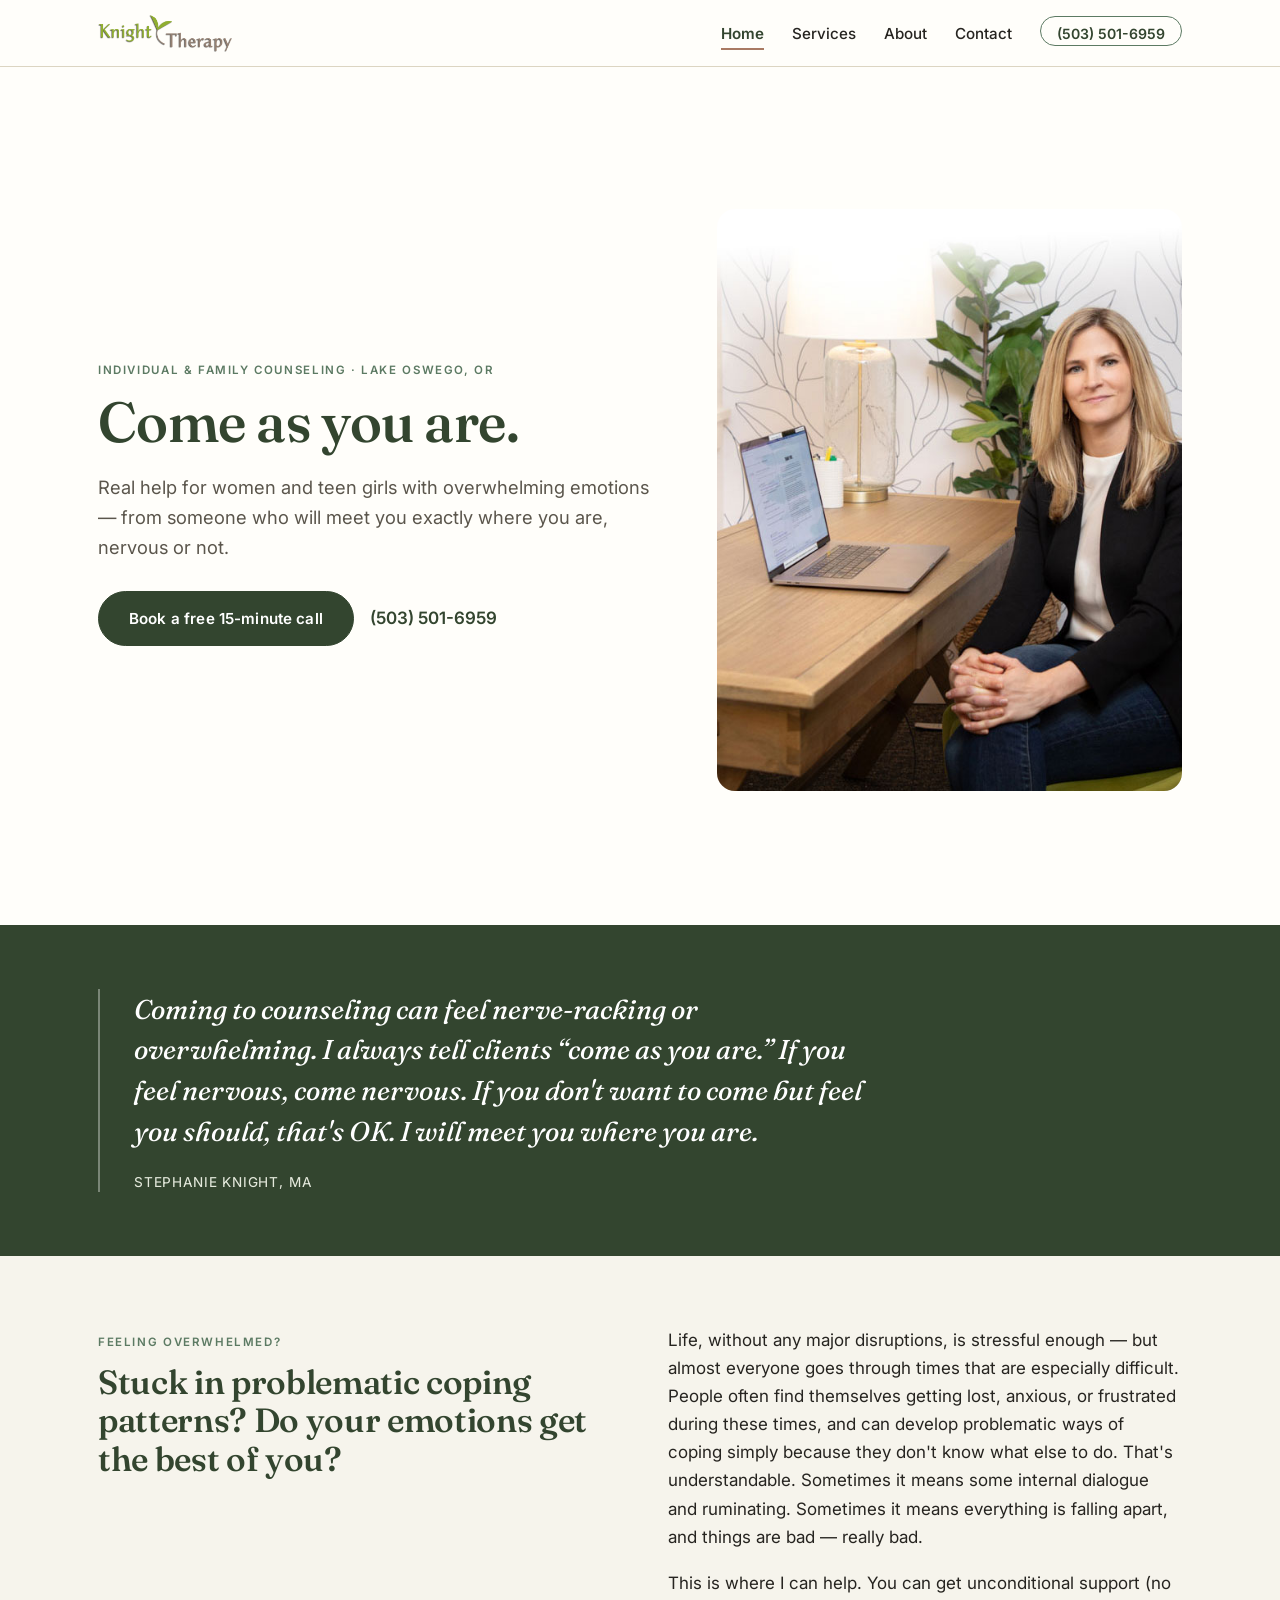
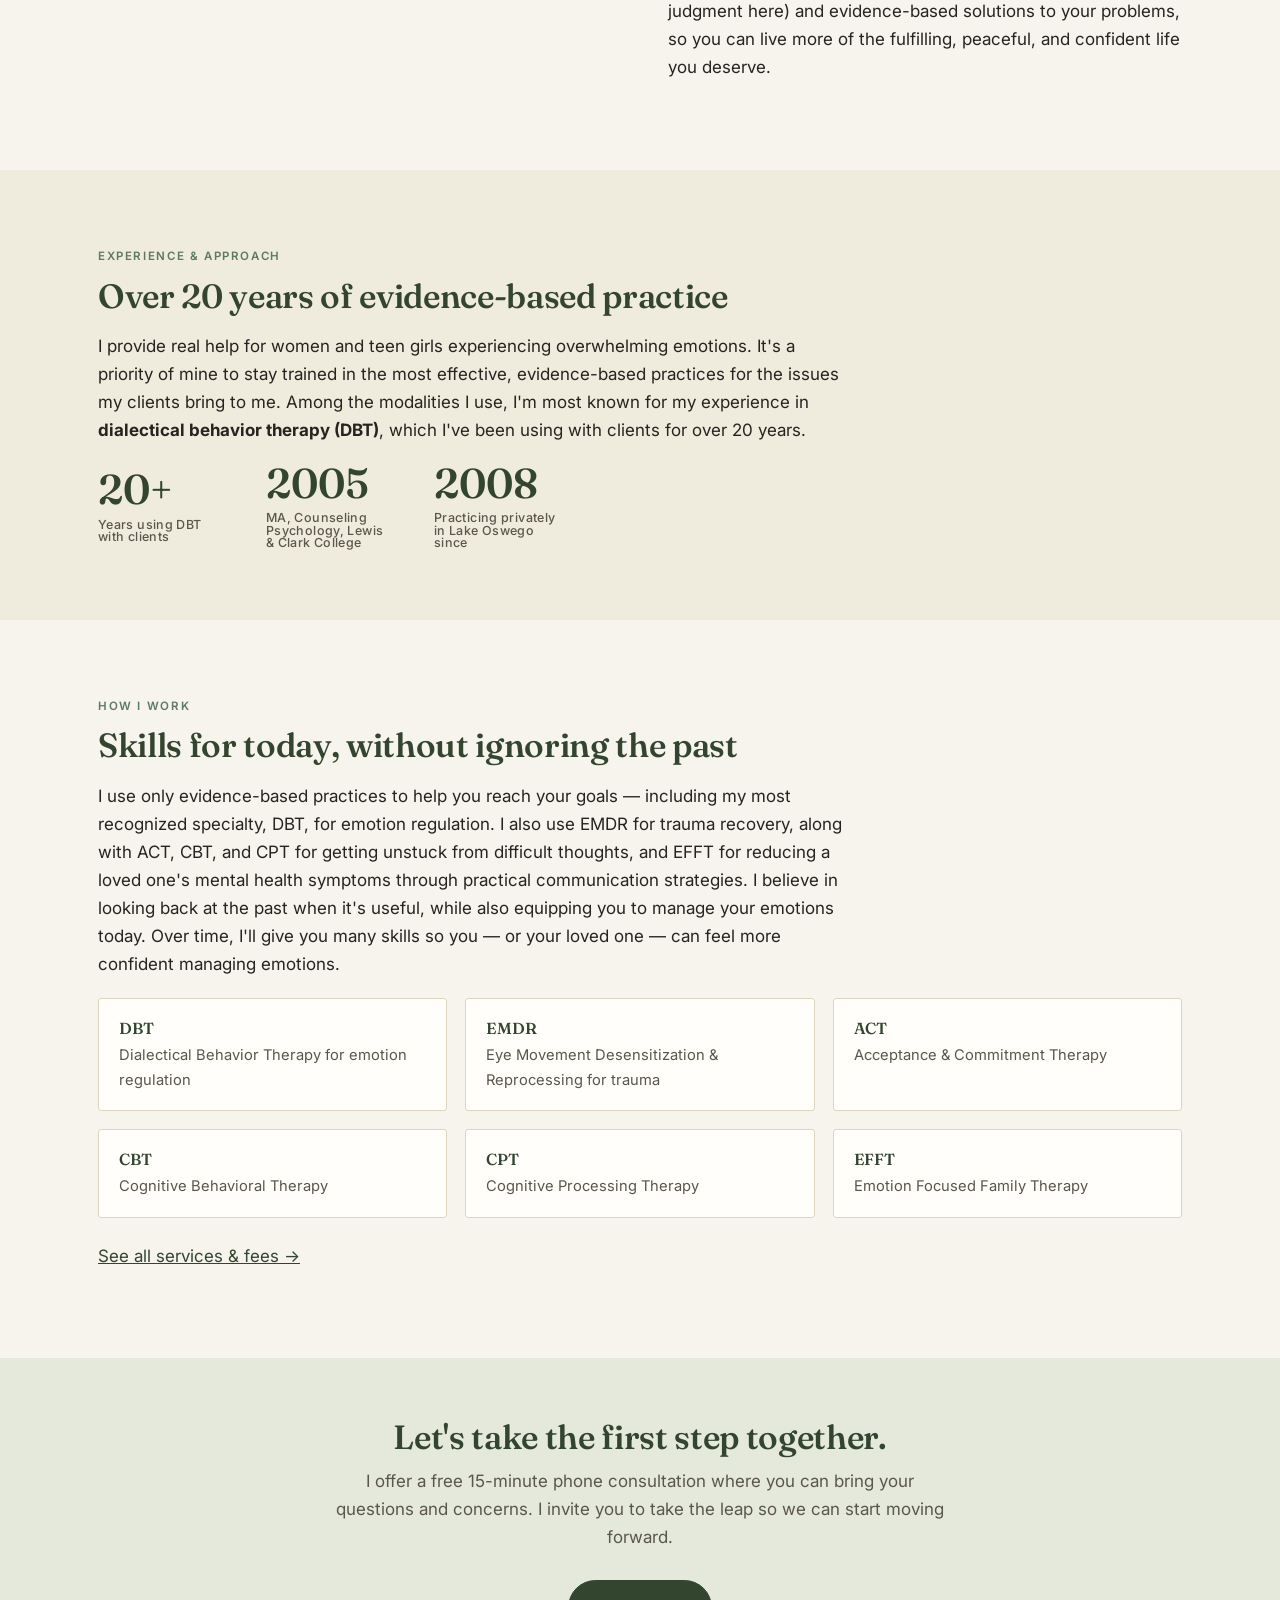
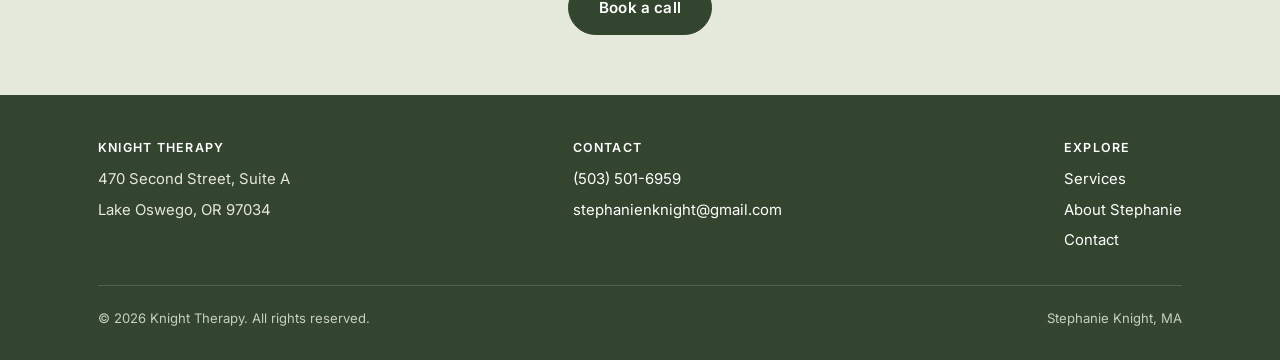
<file: index.html>
<!doctype html>
<html lang="en">
<head>
<meta charset="utf-8">
<meta name="viewport" content="width=device-width, initial-scale=1.0">
<title>Knight Therapy — Counseling for Women &amp; Teen Girls | Lake Oswego, OR</title>
<meta name="description" content="Stephanie Knight, MA, offers evidence-based counseling — including DBT and EMDR — for women and teen girls with overwhelming emotions. Lake Oswego, Oregon.">
<link rel="preconnect" href="https://fonts.googleapis.com">
<link rel="stylesheet" href="assets/style.css">
</head>
<body>

<header class="site-header">
  <div class="wrap">
    <a class="brand" href="index.html">
      <img src="assets/logo.png" alt="Knight Therapy">
    </a>
    <nav class="primary-nav" aria-label="Primary">
      <ul>
        <li><a href="index.html" aria-current="page">Home</a></li>
        <li><a href="services.html">Services</a></li>
        <li><a href="about.html">About</a></li>
        <li><a href="contact.html">Contact</a></li>
        <li><a class="nav-phone" href="tel:5035016959">(503) 501-6959</a></li>
      </ul>
    </nav>
    <button class="menu-toggle" aria-label="Toggle menu" aria-expanded="false"><span></span></button>
  </div>
</header>

<main>

  <section class="hero">
    <div class="wrap">
      <div>
        <p class="eyebrow">Individual &amp; family counseling · Lake Oswego, OR</p>
        <h1>Come as you are.</h1>
        <p class="lede">Real help for women and teen girls with overwhelming emotions — from someone who will meet you exactly where you are, nervous or not.</p>
        <div class="hero-actions">
          <a class="btn" href="contact.html">Book a free 15-minute call</a>
          <a class="tel" href="tel:5035016959">(503) 501-6959</a>
        </div>
      </div>
      <div class="hero-art">
        <img src="assets/photo-home-hero.jpg" alt="Stephanie Knight working at her desk in her Lake Oswego office">
      </div>
    </div>
  </section>

  <section class="pull-quote">
    <div class="wrap">
      <blockquote>
        Coming to counseling can feel nerve-racking or overwhelming. I always tell clients “come as you are.” If you feel nervous, come nervous. If you don't want to come but feel you should, that's OK. I will meet you where you are.
        <cite>Stephanie Knight, MA</cite>
      </blockquote>
    </div>
  </section>

  <section>
    <div class="wrap two-col">
      <div>
        <p class="eyebrow">Feeling overwhelmed?</p>
        <h2>Stuck in problematic coping patterns? Do your emotions get the best of you?</h2>
      </div>
      <div>
        <p>Life, without any major disruptions, is stressful enough — but almost everyone goes through times that are especially difficult. People often find themselves getting lost, anxious, or frustrated during these times, and can develop problematic ways of coping simply because they don't know what else to do. That's understandable. Sometimes it means some internal dialogue and ruminating. Sometimes it means everything is falling apart, and things are bad — really bad.</p>
        <p>This is where I can help. You can get unconditional support (no judgment here) and evidence-based solutions to your problems, so you can live more of the fulfilling, peaceful, and confident life you deserve.</p>
      </div>
    </div>
  </section>

  <section class="band">
    <div class="wrap">
      <p class="eyebrow">Experience &amp; approach</p>
      <h2>Over 20 years of evidence-based practice</h2>
      <p style="max-width: 68ch;">I provide real help for women and teen girls experiencing overwhelming emotions. It's a priority of mine to stay trained in the most effective, evidence-based practices for the issues my clients bring to me. Among the modalities I use, I'm most known for my experience in <strong>dialectical behavior therapy (DBT)</strong>, which I've been using with clients for over 20 years.</p>
      <div class="stat-row">
        <div class="stat">20+<span>Years using DBT with clients</span></div>
        <div class="stat">2005<span>MA, Counseling Psychology, Lewis &amp; Clark College</span></div>
        <div class="stat">2008<span>Practicing privately in Lake Oswego since</span></div>
      </div>
    </div>
  </section>

  <section>
    <div class="wrap">
      <p class="eyebrow">How I work</p>
      <h2>Skills for today, without ignoring the past</h2>
      <p style="max-width: 68ch;">I use only evidence-based practices to help you reach your goals — including my most recognized specialty, DBT, for emotion regulation. I also use EMDR for trauma recovery, along with ACT, CBT, and CPT for getting unstuck from difficult thoughts, and EFFT for reducing a loved one's mental health symptoms through practical communication strategies. I believe in looking back at the past when it's useful, while also equipping you to manage your emotions today. Over time, I'll give you many skills so you — or your loved one — can feel more confident managing emotions.</p>
      <div class="modality-grid">
        <div class="modality-card"><h3>DBT</h3><p>Dialectical Behavior Therapy for emotion regulation</p></div>
        <div class="modality-card"><h3>EMDR</h3><p>Eye Movement Desensitization &amp; Reprocessing for trauma</p></div>
        <div class="modality-card"><h3>ACT</h3><p>Acceptance &amp; Commitment Therapy</p></div>
        <div class="modality-card"><h3>CBT</h3><p>Cognitive Behavioral Therapy</p></div>
        <div class="modality-card"><h3>CPT</h3><p>Cognitive Processing Therapy</p></div>
        <div class="modality-card"><h3>EFFT</h3><p>Emotion Focused Family Therapy</p></div>
      </div>
      <p style="margin-top: 24px;"><a href="services.html">See all services &amp; fees →</a></p>
    </div>
  </section>

  <section class="cta-band">
    <div class="wrap">
      <h2>Let's take the first step together.</h2>
      <p>I offer a free 15-minute phone consultation where you can bring your questions and concerns. I invite you to take the leap so we can start moving forward.</p>
      <a class="btn" href="contact.html">Book a call</a>
    </div>
  </section>

</main>

<footer class="site-footer">
  <div class="wrap">
    <div class="footer-grid">
      <div>
        <h4>Knight Therapy</h4>
        <ul>
          <li>470 Second Street, Suite A</li>
          <li>Lake Oswego, OR 97034</li>
        </ul>
      </div>
      <div>
        <h4>Contact</h4>
        <ul>
          <li><a href="tel:5035016959">(503) 501-6959</a></li>
          <li><a href="mailto:stephanienknight@gmail.com">stephanienknight@gmail.com</a></li>
        </ul>
      </div>
      <div>
        <h4>Explore</h4>
        <ul>
          <li><a href="services.html">Services</a></li>
          <li><a href="about.html">About Stephanie</a></li>
          <li><a href="contact.html">Contact</a></li>
        </ul>
      </div>
    </div>
    <div class="footer-bottom">
      <span>© 2026 Knight Therapy. All rights reserved.</span>
      <span>Stephanie Knight, MA</span>
    </div>
  </div>
</footer>

<script src="assets/site.js"></script>
</body>
</html>
</file>
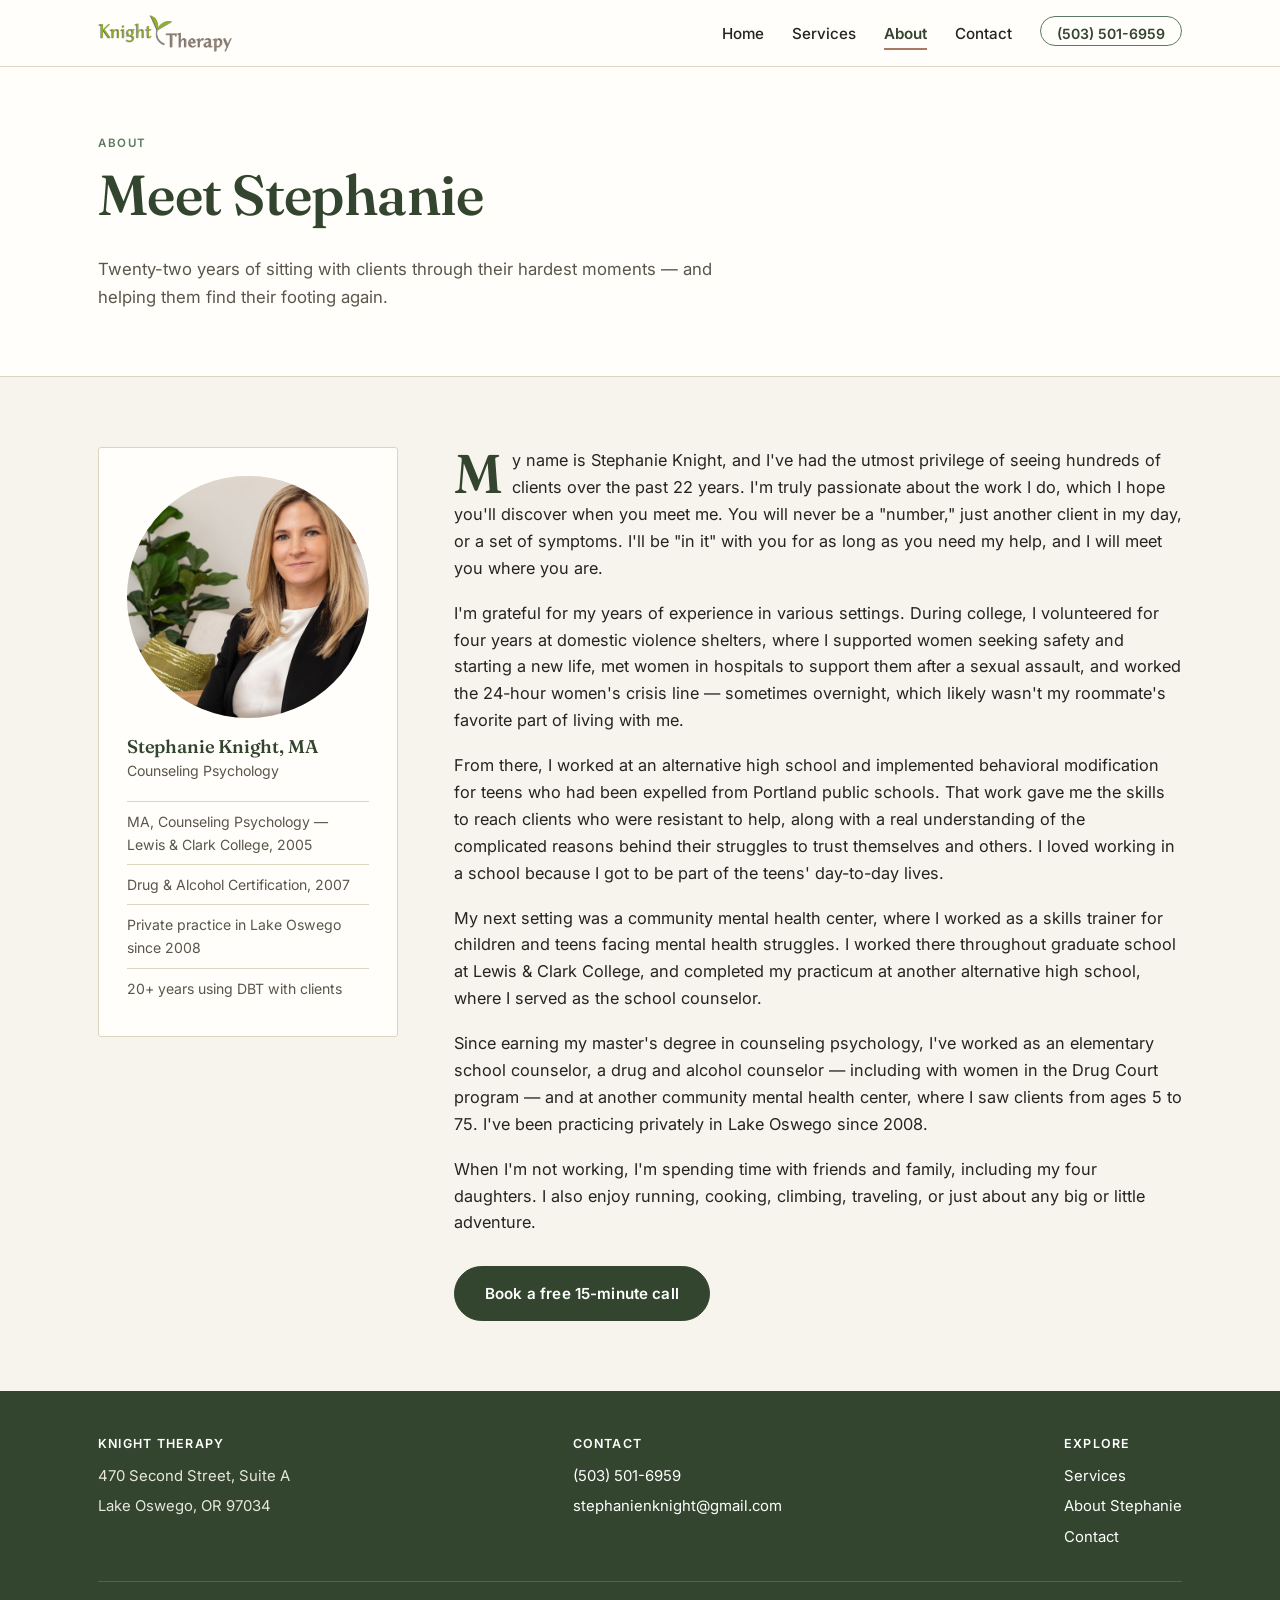
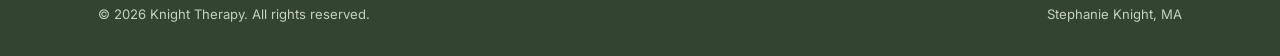
<file: about.html>
<!doctype html>
<html lang="en">
<head>
<meta charset="utf-8">
<meta name="viewport" content="width=device-width, initial-scale=1.0">
<title>About Stephanie Knight, MA — Knight Therapy</title>
<meta name="description" content="Meet Stephanie Knight, MA — a Lake Oswego, Oregon therapist with over 20 years of experience helping women and teen girls with overwhelming emotions.">
<link rel="preconnect" href="https://fonts.googleapis.com">
<link rel="stylesheet" href="assets/style.css">
</head>
<body>

<header class="site-header">
  <div class="wrap">
    <a class="brand" href="index.html">
      <img src="assets/logo.png" alt="Knight Therapy">
    </a>
    <nav class="primary-nav" aria-label="Primary">
      <ul>
        <li><a href="index.html">Home</a></li>
        <li><a href="services.html">Services</a></li>
        <li><a href="about.html" aria-current="page">About</a></li>
        <li><a href="contact.html">Contact</a></li>
        <li><a class="nav-phone" href="tel:5035016959">(503) 501-6959</a></li>
      </ul>
    </nav>
    <button class="menu-toggle" aria-label="Toggle menu" aria-expanded="false"><span></span></button>
  </div>
</header>

<main>

  <div class="page-head">
    <div class="wrap">
      <p class="eyebrow">About</p>
      <h1>Meet Stephanie</h1>
      <p class="lede">Twenty-two years of sitting with clients through their hardest moments — and helping them find their footing again.</p>
    </div>
  </div>

  <section>
    <div class="wrap about-layout">
      <aside class="about-card">
        <div class="avatar">
          <img src="assets/photo-about-header.jpg" alt="Stephanie Knight, MA">
        </div>
        <h3>Stephanie Knight, MA</h3>
        <p class="cred">Counseling Psychology</p>
        <ul>
          <li>MA, Counseling Psychology — Lewis &amp; Clark College, 2005</li>
          <li>Drug &amp; Alcohol Certification, 2007</li>
          <li>Private practice in Lake Oswego since 2008</li>
          <li>20+ years using DBT with clients</li>
        </ul>
      </aside>

      <div class="about-copy">
        <p>My name is Stephanie Knight, and I've had the utmost privilege of seeing hundreds of clients over the past 22 years. I'm truly passionate about the work I do, which I hope you'll discover when you meet me. You will never be a "number," just another client in my day, or a set of symptoms. I'll be "in it" with you for as long as you need my help, and I will meet you where you are.</p>

        <p>I'm grateful for my years of experience in various settings. During college, I volunteered for four years at domestic violence shelters, where I supported women seeking safety and starting a new life, met women in hospitals to support them after a sexual assault, and worked the 24-hour women's crisis line — sometimes overnight, which likely wasn't my roommate's favorite part of living with me.</p>

        <p>From there, I worked at an alternative high school and implemented behavioral modification for teens who had been expelled from Portland public schools. That work gave me the skills to reach clients who were resistant to help, along with a real understanding of the complicated reasons behind their struggles to trust themselves and others. I loved working in a school because I got to be part of the teens' day-to-day lives.</p>

        <p>My next setting was a community mental health center, where I worked as a skills trainer for children and teens facing mental health struggles. I worked there throughout graduate school at Lewis &amp; Clark College, and completed my practicum at another alternative high school, where I served as the school counselor.</p>

        <p>Since earning my master's degree in counseling psychology, I've worked as an elementary school counselor, a drug and alcohol counselor — including with women in the Drug Court program — and at another community mental health center, where I saw clients from ages 5 to 75. I've been practicing privately in Lake Oswego since 2008.</p>

        <p>When I'm not working, I'm spending time with friends and family, including my four daughters. I also enjoy running, cooking, climbing, traveling, or just about any big or little adventure.</p>

        <div style="margin-top: 30px;">
          <a class="btn" href="contact.html">Book a free 15-minute call</a>
        </div>
      </div>
    </div>
  </section>

</main>

<footer class="site-footer">
  <div class="wrap">
    <div class="footer-grid">
      <div>
        <h4>Knight Therapy</h4>
        <ul>
          <li>470 Second Street, Suite A</li>
          <li>Lake Oswego, OR 97034</li>
        </ul>
      </div>
      <div>
        <h4>Contact</h4>
        <ul>
          <li><a href="tel:5035016959">(503) 501-6959</a></li>
          <li><a href="mailto:stephanienknight@gmail.com">stephanienknight@gmail.com</a></li>
        </ul>
      </div>
      <div>
        <h4>Explore</h4>
        <ul>
          <li><a href="services.html">Services</a></li>
          <li><a href="about.html">About Stephanie</a></li>
          <li><a href="contact.html">Contact</a></li>
        </ul>
      </div>
    </div>
    <div class="footer-bottom">
      <span>© 2026 Knight Therapy. All rights reserved.</span>
      <span>Stephanie Knight, MA</span>
    </div>
  </div>
</footer>

<script src="assets/site.js"></script>
</body>
</html>
</file>
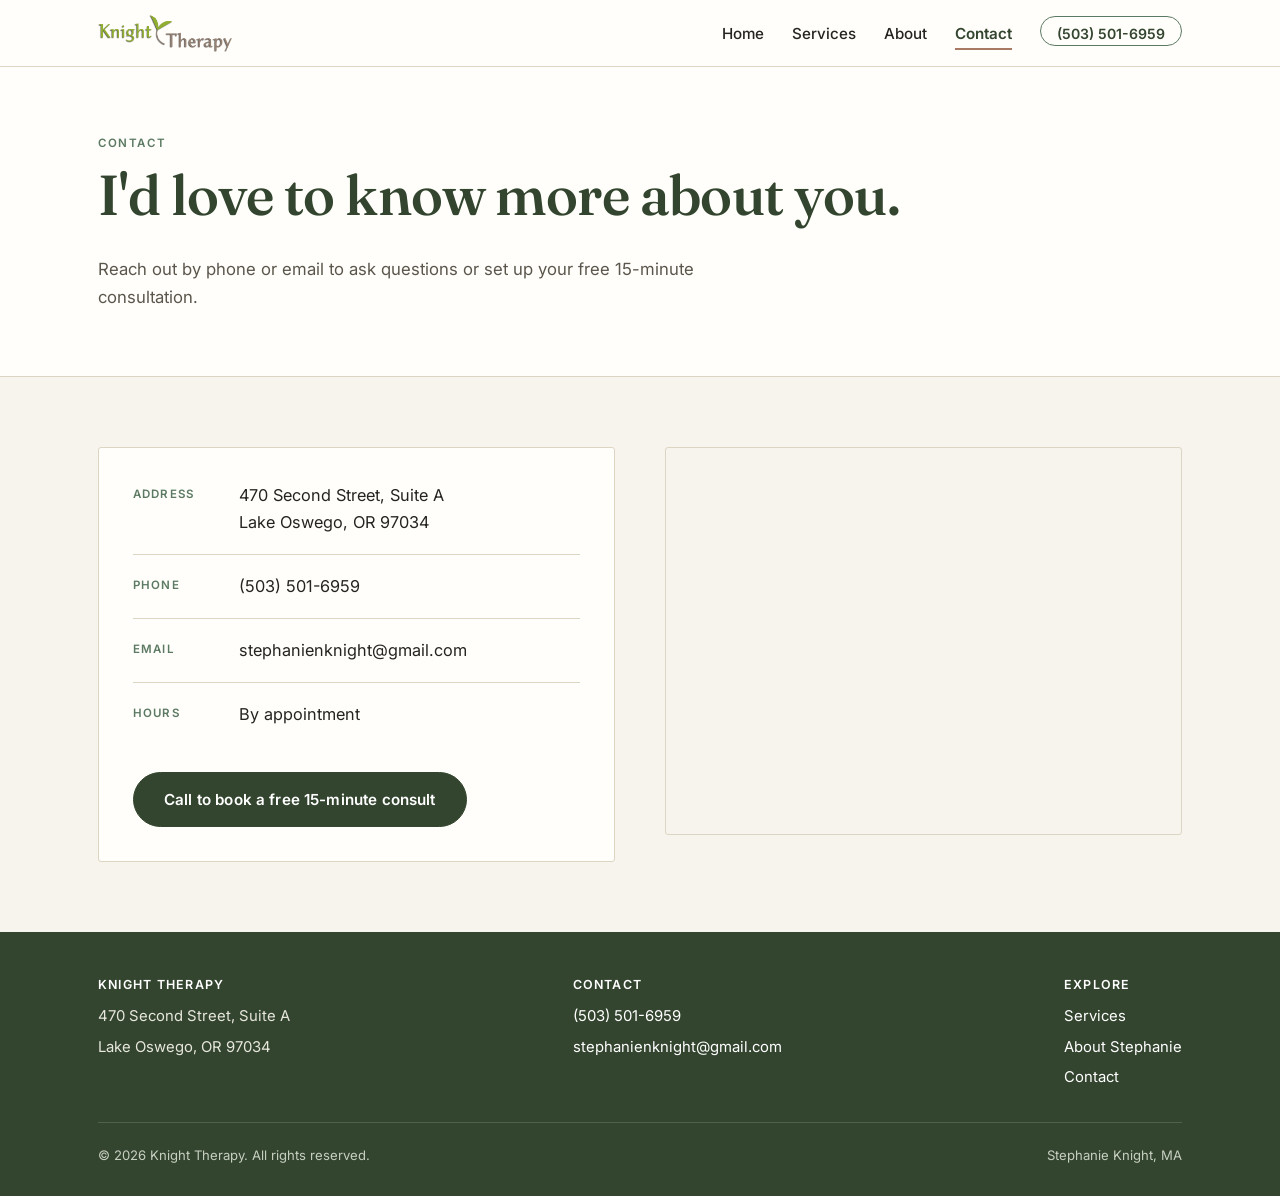
<file: contact.html>
<!doctype html>
<html lang="en">
<head>
<meta charset="utf-8">
<meta name="viewport" content="width=device-width, initial-scale=1.0">
<title>Contact — Knight Therapy</title>
<meta name="description" content="Get in touch with Knight Therapy in Lake Oswego, OR. Call, email, or request a free 15-minute phone consultation.">
<link rel="preconnect" href="https://fonts.googleapis.com">
<link rel="stylesheet" href="assets/style.css">
</head>
<body>

<header class="site-header">
  <div class="wrap">
    <a class="brand" href="index.html">
      <img src="assets/logo.png" alt="Knight Therapy">
    </a>
    <nav class="primary-nav" aria-label="Primary">
      <ul>
        <li><a href="index.html">Home</a></li>
        <li><a href="services.html">Services</a></li>
        <li><a href="about.html">About</a></li>
        <li><a href="contact.html" aria-current="page">Contact</a></li>
        <li><a class="nav-phone" href="tel:5035016959">(503) 501-6959</a></li>
      </ul>
    </nav>
    <button class="menu-toggle" aria-label="Toggle menu" aria-expanded="false"><span></span></button>
  </div>
</header>

<main>

  <div class="page-head">
    <div class="wrap">
      <p class="eyebrow">Contact</p>
      <h1>I'd love to know more about you.</h1>
      <p class="lede">Reach out by phone or email to ask questions or set up your free 15-minute consultation.</p>
    </div>
  </div>

  <section>
    <div class="wrap contact-layout">
      <div class="contact-card">
        <div class="contact-row">
          <div class="label">Address</div>
          <span>470 Second Street, Suite A<br>Lake Oswego, OR 97034</span>
        </div>
        <div class="contact-row">
          <div class="label">Phone</div>
          <a href="tel:5035016959">(503) 501-6959</a>
        </div>
        <div class="contact-row">
          <div class="label">Email</div>
          <a href="mailto:stephanienknight@gmail.com">stephanienknight@gmail.com</a>
        </div>
        <div class="contact-row">
          <div class="label">Hours</div>
          <span>By appointment</span>
        </div>
        <div style="margin-top: 26px;">
          <a class="btn" href="tel:5035016959">Call to book a free 15-minute consult</a>
        </div>
      </div>

      <div class="map-frame">
        <iframe
          title="Map to 470 Second Street, Suite A, Lake Oswego, OR 97034"
          src="https://www.google.com/maps?q=470+Second+Street+Suite+A+Lake+Oswego+OR+97034&output=embed"
          loading="lazy"
          referrerpolicy="no-referrer-when-downgrade">
        </iframe>
      </div>
    </div>
  </section>

</main>

<footer class="site-footer">
  <div class="wrap">
    <div class="footer-grid">
      <div>
        <h4>Knight Therapy</h4>
        <ul>
          <li>470 Second Street, Suite A</li>
          <li>Lake Oswego, OR 97034</li>
        </ul>
      </div>
      <div>
        <h4>Contact</h4>
        <ul>
          <li><a href="tel:5035016959">(503) 501-6959</a></li>
          <li><a href="mailto:stephanienknight@gmail.com">stephanienknight@gmail.com</a></li>
        </ul>
      </div>
      <div>
        <h4>Explore</h4>
        <ul>
          <li><a href="services.html">Services</a></li>
          <li><a href="about.html">About Stephanie</a></li>
          <li><a href="contact.html">Contact</a></li>
        </ul>
      </div>
    </div>
    <div class="footer-bottom">
      <span>© 2026 Knight Therapy. All rights reserved.</span>
      <span>Stephanie Knight, MA</span>
    </div>
  </div>
</footer>

<script src="assets/site.js"></script>
</body>
</html>
</file>
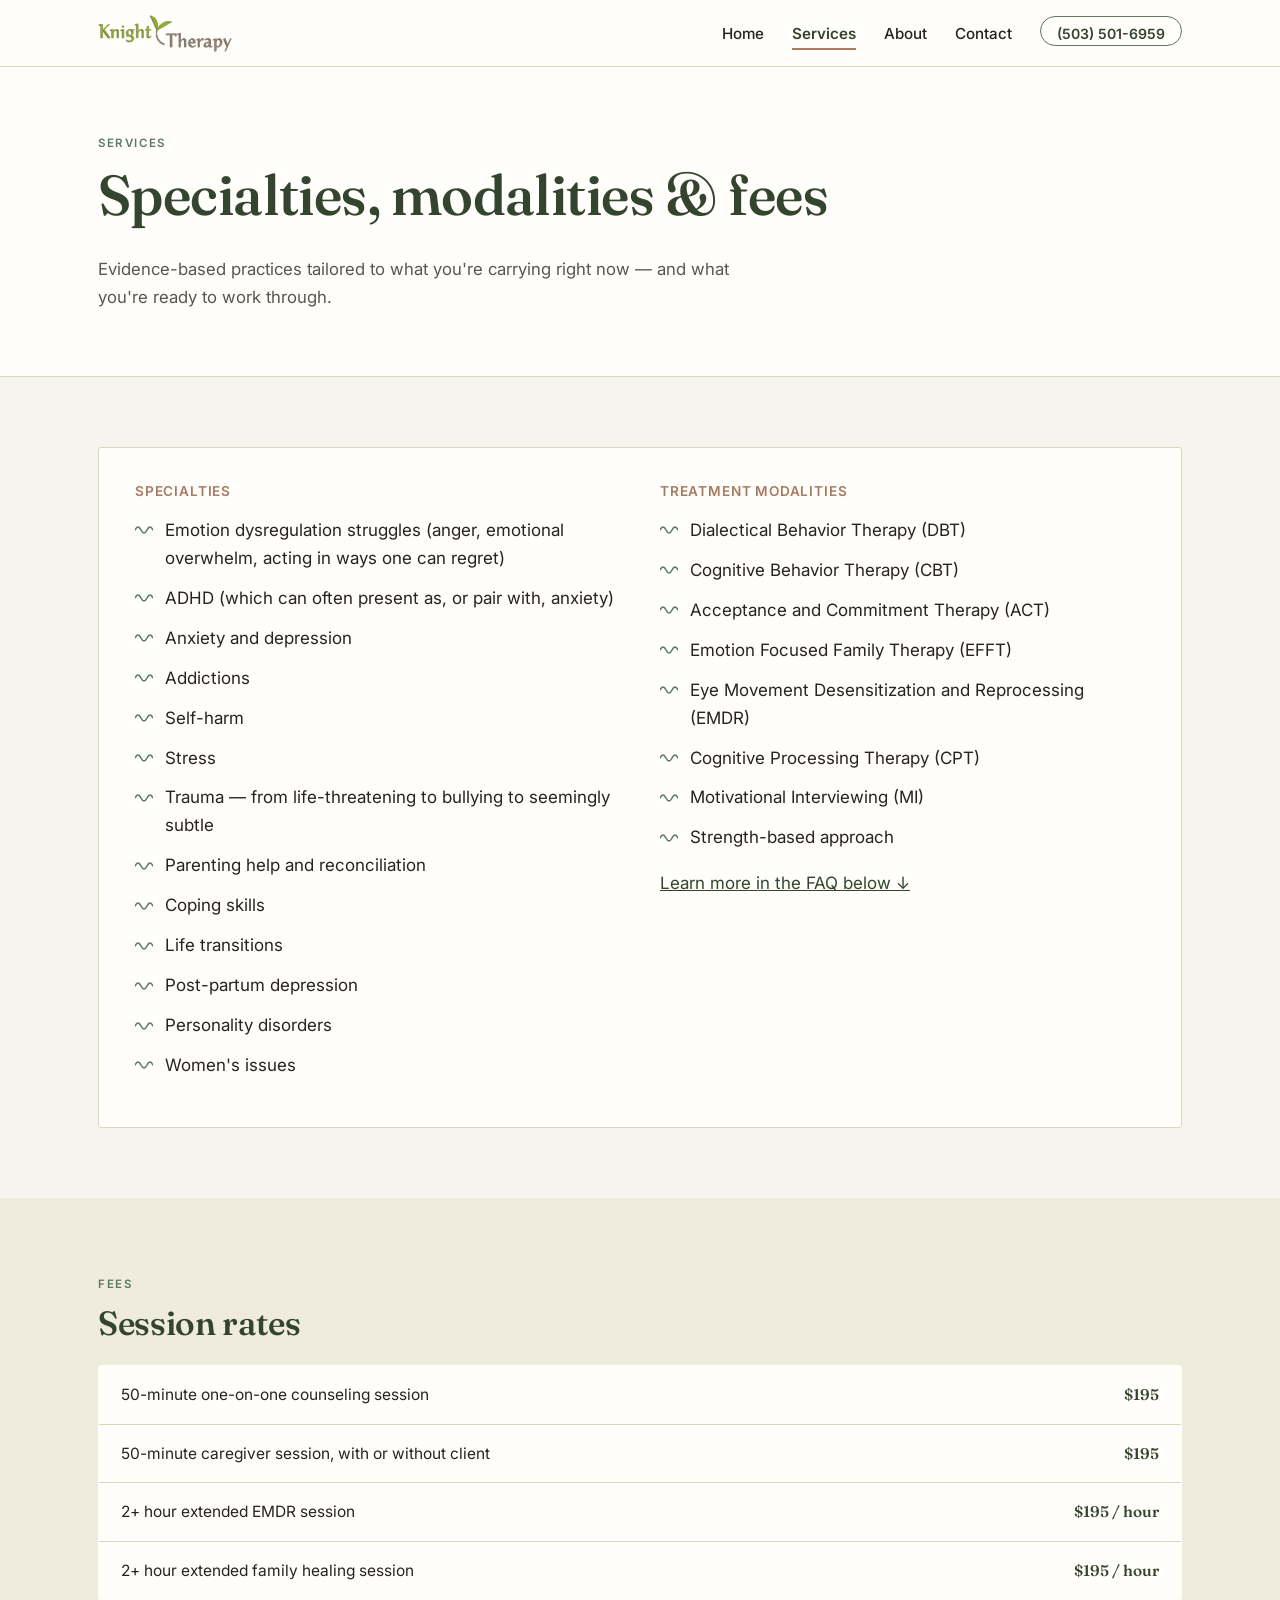
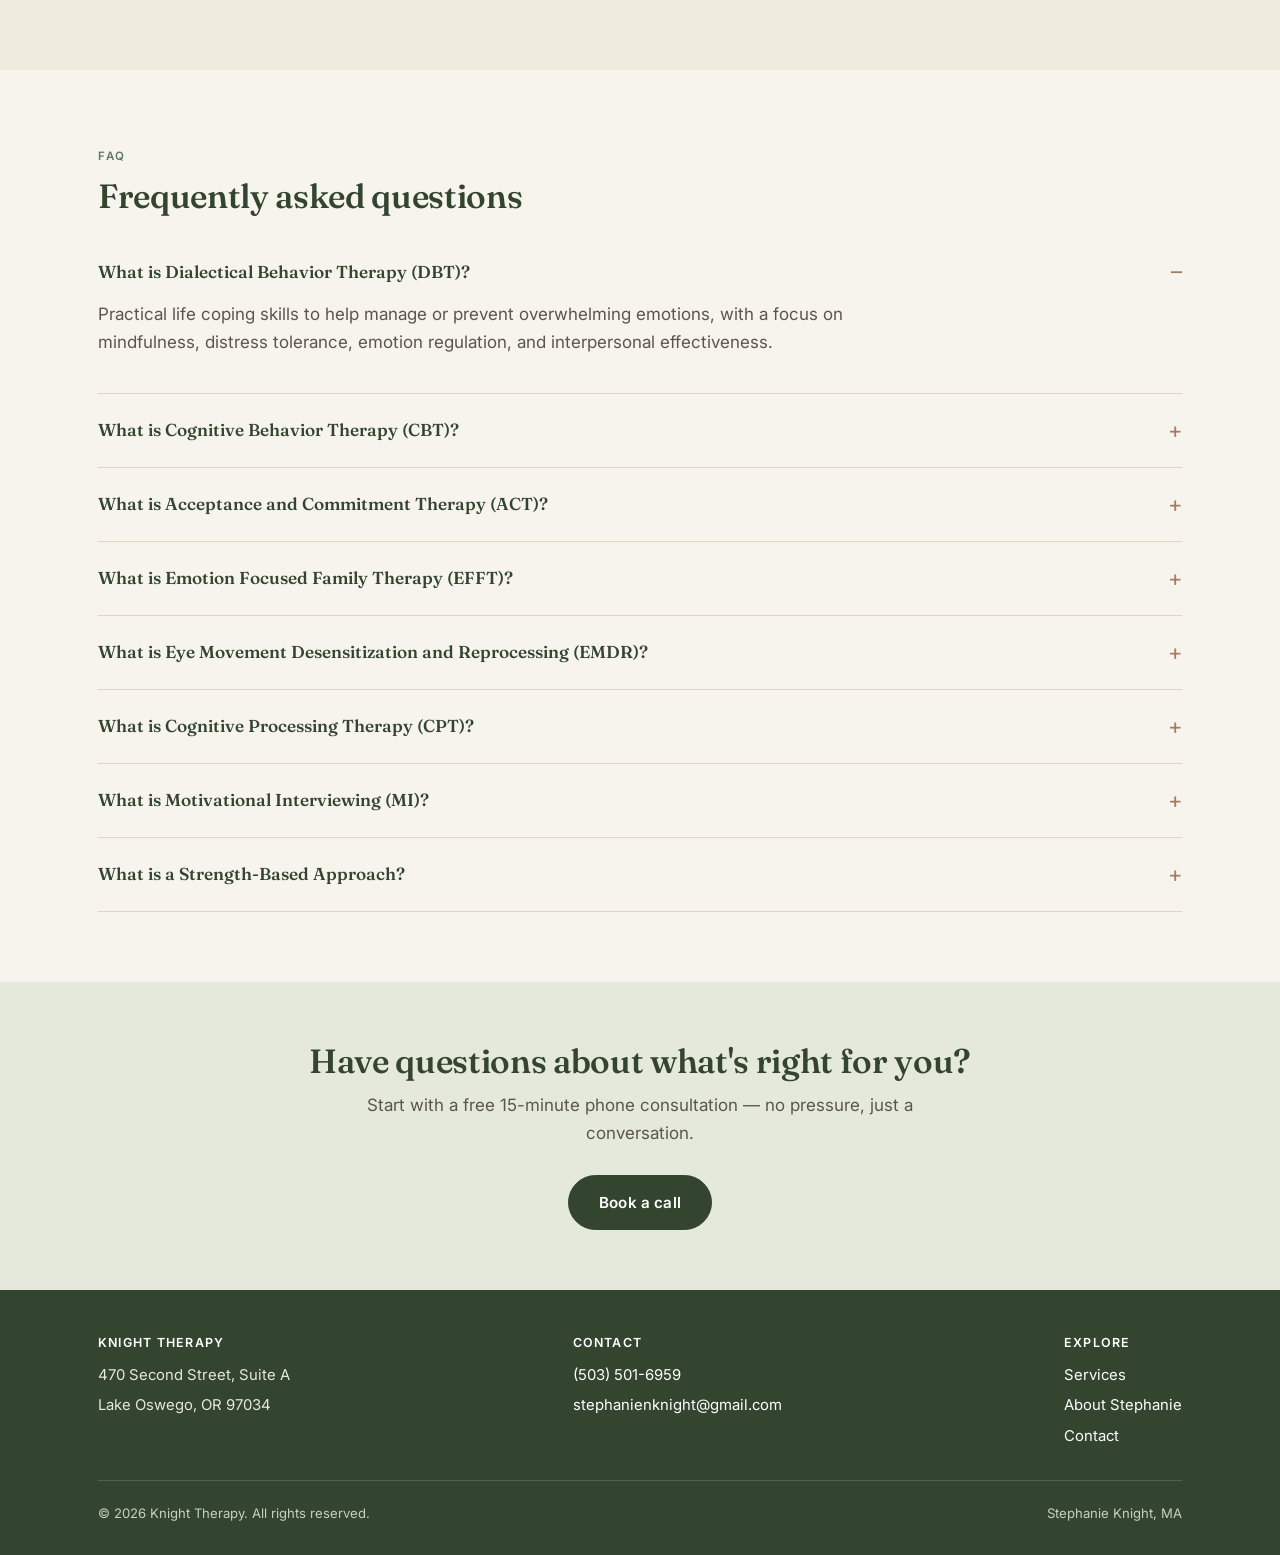
<file: services.html>
<!doctype html>
<html lang="en">
<head>
<meta charset="utf-8">
<meta name="viewport" content="width=device-width, initial-scale=1.0">
<title>Services &amp; Fees — Knight Therapy</title>
<meta name="description" content="Specialties, treatment modalities, session fees, and frequently asked questions for Knight Therapy in Lake Oswego, OR.">
<link rel="preconnect" href="https://fonts.googleapis.com">
<link rel="stylesheet" href="assets/style.css">
</head>
<body>

<header class="site-header">
  <div class="wrap">
    <a class="brand" href="index.html">
      <img src="assets/logo.png" alt="Knight Therapy">
    </a>
    <nav class="primary-nav" aria-label="Primary">
      <ul>
        <li><a href="index.html">Home</a></li>
        <li><a href="services.html" aria-current="page">Services</a></li>
        <li><a href="about.html">About</a></li>
        <li><a href="contact.html">Contact</a></li>
        <li><a class="nav-phone" href="tel:5035016959">(503) 501-6959</a></li>
      </ul>
    </nav>
    <button class="menu-toggle" aria-label="Toggle menu" aria-expanded="false"><span></span></button>
  </div>
</header>

<main>

  <div class="page-head">
    <div class="wrap">
      <p class="eyebrow">Services</p>
      <h1>Specialties, modalities &amp; fees</h1>
      <p class="lede">Evidence-based practices tailored to what you're carrying right now — and what you're ready to work through.</p>
    </div>
  </div>

  <section>
    <div class="wrap">
      <div class="spec-grid">
        <div>
          <h3>Specialties</h3>
          <ul class="wave-list">
            <li>Emotion dysregulation struggles (anger, emotional overwhelm, acting in ways one can regret)</li>
            <li>ADHD (which can often present as, or pair with, anxiety)</li>
            <li>Anxiety and depression</li>
            <li>Addictions</li>
            <li>Self-harm</li>
            <li>Stress</li>
            <li>Trauma — from life-threatening to bullying to seemingly subtle</li>
            <li>Parenting help and reconciliation</li>
            <li>Coping skills</li>
            <li>Life transitions</li>
            <li>Post-partum depression</li>
            <li>Personality disorders</li>
            <li>Women's issues</li>
          </ul>
        </div>
        <div>
          <h3>Treatment modalities</h3>
          <ul class="wave-list">
            <li>Dialectical Behavior Therapy (DBT)</li>
            <li>Cognitive Behavior Therapy (CBT)</li>
            <li>Acceptance and Commitment Therapy (ACT)</li>
            <li>Emotion Focused Family Therapy (EFFT)</li>
            <li>Eye Movement Desensitization and Reprocessing (EMDR)</li>
            <li>Cognitive Processing Therapy (CPT)</li>
            <li>Motivational Interviewing (MI)</li>
            <li>Strength-based approach</li>
          </ul>
          <p style="margin-top: 18px;"><a href="#faq">Learn more in the FAQ below ↓</a></p>
        </div>
      </div>
    </div>
  </section>

  <section class="band">
    <div class="wrap">
      <p class="eyebrow">Fees</p>
      <h2>Session rates</h2>
      <table class="fee-table">
        <tr><td>50-minute one-on-one counseling session</td><td>$195</td></tr>
        <tr><td>50-minute caregiver session, with or without client</td><td>$195</td></tr>
        <tr><td>2+ hour extended EMDR session</td><td>$195 / hour</td></tr>
        <tr><td>2+ hour extended family healing session</td><td>$195 / hour</td></tr>
      </table>
    </div>
  </section>

  <section id="faq">
    <div class="wrap">
      <p class="eyebrow">FAQ</p>
      <h2>Frequently asked questions</h2>
      <div class="faq" style="margin-top: 20px;">
        <details open>
          <summary>What is Dialectical Behavior Therapy (DBT)?</summary>
          <p class="faq-body">Practical life coping skills to help manage or prevent overwhelming emotions, with a focus on mindfulness, distress tolerance, emotion regulation, and interpersonal effectiveness.</p>
        </details>
        <details>
          <summary>What is Cognitive Behavior Therapy (CBT)?</summary>
          <p class="faq-body">The process of understanding how your emotions affect your thoughts, and how those thoughts affect your behaviors.</p>
        </details>
        <details>
          <summary>What is Acceptance and Commitment Therapy (ACT)?</summary>
          <p class="faq-body">The process of helping clients get unstuck from ruminating thoughts, define their values, and work toward intentionally living according to those values.</p>
        </details>
        <details>
          <summary>What is Emotion Focused Family Therapy (EFFT)?</summary>
          <p class="faq-body">EFFT gives caregivers practical tools for connecting with a loved one who's struggling with their mental health — including how to "emotion coach," as well as what issues you might bring to the table that affect your relationship with them.</p>
        </details>
        <details>
          <summary>What is Eye Movement Desensitization and Reprocessing (EMDR)?</summary>
          <p class="faq-body">EMDR helps clients get unstuck from their big or little traumas.</p>
        </details>
        <details>
          <summary>What is Cognitive Processing Therapy (CPT)?</summary>
          <p class="faq-body">The process of getting unstuck from big or little traumas by challenging the stuck points that resulted from them.</p>
        </details>
        <details>
          <summary>What is Motivational Interviewing (MI)?</summary>
          <p class="faq-body">Asking questions in order to increase the likelihood of change.</p>
        </details>
        <details>
          <summary>What is a Strength-Based Approach?</summary>
          <p class="faq-body">Building on the strengths you already have in order to create change.</p>
        </details>
      </div>
    </div>
  </section>

  <section class="cta-band">
    <div class="wrap">
      <h2>Have questions about what's right for you?</h2>
      <p>Start with a free 15-minute phone consultation — no pressure, just a conversation.</p>
      <a class="btn" href="contact.html">Book a call</a>
    </div>
  </section>

</main>

<footer class="site-footer">
  <div class="wrap">
    <div class="footer-grid">
      <div>
        <h4>Knight Therapy</h4>
        <ul>
          <li>470 Second Street, Suite A</li>
          <li>Lake Oswego, OR 97034</li>
        </ul>
      </div>
      <div>
        <h4>Contact</h4>
        <ul>
          <li><a href="tel:5035016959">(503) 501-6959</a></li>
          <li><a href="mailto:stephanienknight@gmail.com">stephanienknight@gmail.com</a></li>
        </ul>
      </div>
      <div>
        <h4>Explore</h4>
        <ul>
          <li><a href="services.html">Services</a></li>
          <li><a href="about.html">About Stephanie</a></li>
          <li><a href="contact.html">Contact</a></li>
        </ul>
      </div>
    </div>
    <div class="footer-bottom">
      <span>© 2026 Knight Therapy. All rights reserved.</span>
      <span>Stephanie Knight, MA</span>
    </div>
  </div>
</footer>

<script src="assets/site.js"></script>
</body>
</html>
</file>
<file: assets/style.css>
/* ==========================================================================
   Knight Therapy — shared styles
   Palette grounded in the practice's own mark (sage green) + warm neutrals.
   Signature motif: a slow, single-line "wave" — DBT teaches riding the wave
   of an emotion rather than fighting it, so the line stands in for that idea
   throughout (dividers, list marks, hero backdrop).
   ========================================================================== */

@import url('https://fonts.googleapis.com/css2?family=Fraunces:ital,opsz,wght@0,9..144,340;0,9..144,440;0,9..144,560;1,9..144,440;1,9..144,500&family=Inter:wght@400;500;600&display=swap');

:root{
  --bg: #F6F4EC;
  --bg-band: #EFEBDD;
  --ink: #262420;
  --ink-soft: #5B564C;
  --sage: #5C7A63;
  --sage-deep: #33452F;
  --sage-pale: #E4E9DC;
  --clay: #A97A63;
  --line: #DCD5C2;
  --paper: #FFFEFA;
  --radius: 3px;
  --wrap: 1140px;
}

*{ box-sizing: border-box; }
html{ scroll-behavior: smooth; }

body{
  margin: 0;
  background: var(--bg);
  color: var(--ink);
  font-family: 'Inter', -apple-system, BlinkMacSystemFont, sans-serif;
  font-size: 17px;
  line-height: 1.65;
  -webkit-font-smoothing: antialiased;
}

h1, h2, h3, h4{
  font-family: 'Fraunces', Georgia, serif;
  font-weight: 560;
  color: var(--sage-deep);
  line-height: 1.15;
  margin: 0 0 0.5em;
  letter-spacing: -0.01em;
}

h1{ font-size: clamp(2.4rem, 4.4vw, 3.6rem); font-weight: 560; }
h2{ font-size: clamp(1.6rem, 3vw, 2.1rem); }
h3{ font-size: 1.25rem; font-weight: 560; }

p{ margin: 0 0 1.1em; }
a{ color: var(--sage-deep); }
a:focus-visible, button:focus-visible, summary:focus-visible{
  outline: 2px solid var(--clay);
  outline-offset: 3px;
}

.eyebrow{
  display: inline-block;
  font-family: 'Inter', sans-serif;
  font-size: 0.72rem;
  font-weight: 600;
  letter-spacing: 0.14em;
  text-transform: uppercase;
  color: var(--sage);
  margin-bottom: 0.9em;
}

.wrap{
  max-width: var(--wrap);
  margin: 0 auto;
  padding: 0 28px;
}

img{ max-width: 100%; display: block; }

/* ---------- header / nav ---------- */
.site-header{
  background: var(--paper);
  border-bottom: 1px solid var(--line);
  position: sticky;
  top: 0;
  z-index: 50;
}
.site-header .wrap{
  display: flex;
  align-items: center;
  justify-content: space-between;
  padding-top: 14px;
  padding-bottom: 14px;
  gap: 24px;
}
.brand{ display: flex; align-items: center; gap: 10px; text-decoration: none; }
.brand img{ height: 38px; width: auto; }
.brand-fallback{
  font-family: 'Fraunces', serif;
  font-size: 1.3rem;
  font-weight: 560;
  color: var(--sage-deep);
}
.brand-fallback em{ color: var(--sage); font-style: normal; }

nav.primary-nav{ display: flex; align-items: center; gap: 30px; }
nav.primary-nav ul{
  list-style: none;
  display: flex;
  gap: 28px;
  margin: 0;
  padding: 0;
}
nav.primary-nav a{
  text-decoration: none;
  color: var(--ink);
  font-weight: 500;
  font-size: 0.95rem;
  position: relative;
  padding-bottom: 3px;
}
nav.primary-nav a[aria-current="page"]{ color: var(--sage-deep); font-weight: 600; }
nav.primary-nav a[aria-current="page"]::after{
  content: "";
  position: absolute;
  left: 0; right: 0; bottom: -4px;
  height: 2px;
  background: var(--clay);
}
.nav-phone{
  border: 1px solid var(--sage);
  color: var(--sage-deep) !important;
  border-radius: 999px;
  padding: 8px 16px;
  font-size: 0.88rem !important;
  font-weight: 600 !important;
  white-space: nowrap;
}
.nav-phone:hover{ background: var(--sage-pale); }

.menu-toggle{ display: none; }

/* ---------- buttons ---------- */
.btn{
  display: inline-block;
  background: var(--sage-deep);
  color: #fff;
  text-decoration: none;
  padding: 14px 30px;
  border-radius: 999px;
  font-weight: 600;
  font-size: 0.95rem;
  letter-spacing: 0.01em;
  border: 1px solid var(--sage-deep);
  transition: background 0.15s ease, color 0.15s ease;
}
.btn:hover{ background: #223020; border-color: #223020; }
.btn-outline{
  background: transparent;
  color: var(--sage-deep);
}
.btn-outline:hover{ background: var(--sage-pale); }

/* ---------- wave motif ---------- */
.wave-divider{
  width: 100%;
  height: 34px;
  display: block;
  color: var(--sage);
}
.wave-rule{
  border: 0;
  height: 1px;
  background: var(--line);
  margin: 0;
}
ul.wave-list{ list-style: none; margin: 0; padding: 0; }
ul.wave-list li{
  position: relative;
  padding-left: 30px;
  margin-bottom: 0.7em;
}
ul.wave-list li::before{
  content: "";
  position: absolute;
  left: 0;
  top: 0.55em;
  width: 18px;
  height: 10px;
  background: url("data:image/svg+xml,%3Csvg xmlns='http://www.w3.org/2000/svg' viewBox='0 0 18 10'%3E%3Cpath d='M0 5c2-4 4-4 6 0s4 4 6 0 4-4 6 0' fill='none' stroke='%235C7A63' stroke-width='1.6' stroke-linecap='round'/%3E%3C/svg%3E") no-repeat center;
  background-size: contain;
}

/* ---------- hero ---------- */
.hero{
  position: relative;
  overflow: hidden;
  background: var(--paper);
}
.hero .wrap{
  display: grid;
  grid-template-columns: 1.1fr 0.9fr;
  gap: 50px;
  align-items: center;
  padding-top: 72px;
  padding-bottom: 64px;
}
.hero h1{ margin-bottom: 0.3em; }
.hero .lede{
  font-size: 1.15rem;
  color: var(--ink-soft);
  max-width: 46ch;
}
.hero-actions{ display: flex; gap: 16px; align-items: center; margin-top: 28px; flex-wrap: wrap; }
.hero-actions .tel{
  font-weight: 600;
  color: var(--sage-deep);
  text-decoration: none;
}
.hero-art{
  position: relative;
  aspect-ratio: 4/5;
  border-radius: 18px;
  background: linear-gradient(155deg, var(--sage-pale) 0%, #F1EEE0 55%, var(--bg-band) 100%);
  overflow: hidden;
}
.hero-art svg{ position: absolute; inset: 0; width: 100%; height: 100%; }
.hero-art img{ width: 100%; height: 100%; object-fit: cover; display: block; }

/* ---------- pull quote ---------- */
.pull-quote{
  background: var(--sage-deep);
  color: #fff;
  padding: 64px 0;
}
.pull-quote blockquote{
  margin: 0;
  max-width: 780px;
  font-family: 'Fraunces', serif;
  font-style: italic;
  font-weight: 440;
  font-size: clamp(1.3rem, 2.6vw, 1.7rem);
  line-height: 1.5;
  position: relative;
  padding-left: 34px;
  border-left: 2px solid rgba(255,255,255,0.35);
}
.pull-quote cite{
  display: block;
  font-family: 'Inter', sans-serif;
  font-style: normal;
  font-size: 0.85rem;
  letter-spacing: 0.06em;
  text-transform: uppercase;
  color: var(--sage-pale);
  margin-top: 20px;
}

/* ---------- generic sections ---------- */
section{ padding: 70px 0; }
.band{ background: var(--bg-band); }
.two-col{
  display: grid;
  grid-template-columns: 1fr 1fr;
  gap: 56px;
  align-items: start;
}
.stat-row{
  display: flex;
  gap: 40px;
  flex-wrap: wrap;
  align-items: center;
  margin-top: 10px;
}
.stat{
  font-family: 'Fraunces', serif;
  font-size: 2.6rem;
  color: var(--sage-deep);
  font-weight: 560;
  line-height: 1;
}
.stat span{
  display: block;
  font-family: 'Inter', sans-serif;
  font-size: 0.78rem;
  font-weight: 500;
  color: var(--ink-soft);
  letter-spacing: 0.03em;
  margin-top: 8px;
  max-width: 16ch;
}

.modality-grid{
  display: grid;
  grid-template-columns: repeat(3, 1fr);
  gap: 18px;
  margin-top: 20px;
}
.modality-card{
  background: var(--paper);
  border: 1px solid var(--line);
  border-radius: var(--radius);
  padding: 20px 20px 18px;
}
.modality-card h3{ font-size: 1rem; margin-bottom: 6px; }
.modality-card p{ font-size: 0.92rem; color: var(--ink-soft); margin: 0; }

.cta-band{
  background: var(--sage-pale);
  padding: 60px 0;
  text-align: center;
}
.cta-band h2{ margin-bottom: 0.3em; }
.cta-band p{ color: var(--ink-soft); max-width: 56ch; margin-left: auto; margin-right: auto; }
.cta-band .btn{ margin-top: 10px; }

/* ---------- footer ---------- */
footer.site-footer{
  background: var(--sage-deep);
  color: #E8E7DD;
  padding: 46px 0 30px;
}
footer.site-footer a{ color: #fff; text-decoration: none; }
footer.site-footer a:hover{ text-decoration: underline; }
.footer-grid{
  display: flex;
  justify-content: space-between;
  flex-wrap: wrap;
  gap: 30px;
  padding-bottom: 26px;
  border-bottom: 1px solid rgba(255,255,255,0.15);
}
.footer-grid h4{
  color: #fff;
  font-family: 'Inter', sans-serif;
  font-size: 0.78rem;
  letter-spacing: 0.1em;
  text-transform: uppercase;
  font-weight: 600;
  margin-bottom: 12px;
}
.footer-grid ul{ list-style: none; margin: 0; padding: 0; }
.footer-grid li{ margin-bottom: 6px; font-size: 0.93rem; }
.footer-bottom{
  padding-top: 22px;
  font-size: 0.82rem;
  color: #C7CFC1;
  display: flex;
  justify-content: space-between;
  flex-wrap: wrap;
  gap: 10px;
}

/* ---------- inner page header ---------- */
.page-head{
  background: var(--paper);
  padding: 60px 0 46px;
  border-bottom: 1px solid var(--line);
}
.page-head p.lede{ color: var(--ink-soft); max-width: 60ch; font-size: 1.05rem; }

/* ---------- services page ---------- */
.spec-grid{
  display: grid;
  grid-template-columns: 1fr 1fr;
  gap: 40px;
  background: var(--paper);
  border: 1px solid var(--line);
  border-radius: var(--radius);
  padding: 36px;
}
.spec-grid h3{
  font-size: 0.85rem;
  letter-spacing: 0.06em;
  text-transform: uppercase;
  color: var(--clay);
  margin-bottom: 16px;
  font-family: 'Inter', sans-serif;
  font-weight: 600;
}

.fee-table{
  width: 100%;
  border-collapse: collapse;
  margin-top: 22px;
  background: var(--paper);
  border: 1px solid var(--line);
  border-radius: var(--radius);
  overflow: hidden;
}
.fee-table td{
  padding: 16px 22px;
  border-bottom: 1px solid var(--line);
  font-size: 0.97rem;
}
.fee-table tr:last-child td{ border-bottom: none; }
.fee-table td:last-child{
  text-align: right;
  font-family: 'Fraunces', serif;
  font-weight: 560;
  color: var(--sage-deep);
  white-space: nowrap;
}

.faq details{
  border-bottom: 1px solid var(--line);
  padding: 18px 0;
}
.faq summary{
  cursor: pointer;
  font-family: 'Fraunces', serif;
  font-size: 1.08rem;
  font-weight: 560;
  color: var(--sage-deep);
  list-style: none;
  display: flex;
  justify-content: space-between;
  align-items: center;
  gap: 20px;
}
.faq summary::-webkit-details-marker{ display: none; }
.faq summary::after{
  content: "+";
  font-family: 'Inter', sans-serif;
  font-size: 1.4rem;
  font-weight: 400;
  color: var(--clay);
  flex-shrink: 0;
  transition: transform 0.15s ease;
}
.faq details[open] summary::after{ content: "–"; }
.faq .faq-body{ margin-top: 10px; color: var(--ink-soft); max-width: 68ch; }

/* ---------- about page ---------- */
.about-layout{
  display: grid;
  grid-template-columns: 300px 1fr;
  gap: 56px;
}
.about-card{
  background: var(--paper);
  border: 1px solid var(--line);
  border-radius: var(--radius);
  padding: 28px;
  height: fit-content;
  position: sticky;
  top: 100px;
}
.about-card .avatar{
  width: 100%;
  aspect-ratio: 1;
  border-radius: 50%;
  background: linear-gradient(160deg, var(--sage-pale), var(--bg-band));
  margin-bottom: 18px;
  position: relative;
  overflow: hidden;
}
.about-card .avatar svg{ position: absolute; inset: 0; width: 100%; height: 100%; }
.about-card .avatar img{ width: 100%; height: 100%; object-fit: cover; object-position: center 20%; display: block; }
.about-card h3{ font-size: 1.15rem; margin-bottom: 2px; }
.about-card .cred{ color: var(--ink-soft); font-size: 0.88rem; margin-bottom: 18px; }
.about-card ul{ list-style: none; margin: 0; padding: 0; font-size: 0.88rem; }
.about-card li{
  padding: 8px 0;
  border-top: 1px solid var(--line);
  color: var(--ink-soft);
}
.about-copy p{ font-size: 1.02rem; }
.about-copy p:first-of-type::first-letter{
  font-family: 'Fraunces', serif;
  font-size: 3.4rem;
  font-weight: 560;
  color: var(--sage-deep);
  float: left;
  line-height: 0.85;
  padding-right: 10px;
  padding-top: 4px;
}

/* ---------- contact page ---------- */
.contact-layout{
  display: grid;
  grid-template-columns: 1fr 1fr;
  gap: 50px;
}
.contact-card{
  background: var(--paper);
  border: 1px solid var(--line);
  border-radius: var(--radius);
  padding: 34px;
}
.contact-row{
  display: flex;
  gap: 16px;
  padding: 18px 0;
  border-top: 1px solid var(--line);
}
.contact-row:first-child{ border-top: none; padding-top: 0; }
.contact-row .label{
  font-size: 0.72rem;
  letter-spacing: 0.1em;
  text-transform: uppercase;
  color: var(--sage);
  font-weight: 600;
  width: 90px;
  flex-shrink: 0;
  padding-top: 3px;
}
.contact-row a, .contact-row span{
  color: var(--ink);
  text-decoration: none;
  font-size: 1.02rem;
}
.contact-row a:hover{ color: var(--sage-deep); text-decoration: underline; }
.map-frame{
  border-radius: var(--radius);
  overflow: hidden;
  border: 1px solid var(--line);
  aspect-ratio: 4/3;
}
.map-frame iframe{ width: 100%; height: 100%; border: 0; }

/* ---------- responsive ---------- */
@media (max-width: 880px){
  .hero .wrap{ grid-template-columns: 1fr; padding-top: 40px; }
  .hero-art{ order: -1; aspect-ratio: 16/9; }
  .two-col, .spec-grid, .contact-layout{ grid-template-columns: 1fr; gap: 30px; }
  .about-layout{ grid-template-columns: 1fr; }
  .about-card{ position: static; }
  .modality-grid{ grid-template-columns: 1fr 1fr; }
  nav.primary-nav ul{
    flex-direction: column;
    position: absolute;
    top: 100%; left: 0; right: 0;
    background: var(--paper);
    border-bottom: 1px solid var(--line);
    padding: 10px 28px 22px;
    gap: 14px;
    display: none;
  }
  .menu-toggle{
    display: inline-flex;
    align-items: center;
    justify-content: center;
    width: 40px; height: 40px;
    border: 1px solid var(--line);
    border-radius: 8px;
    background: none;
    cursor: pointer;
  }
  .menu-toggle span, .menu-toggle span::before, .menu-toggle span::after{
    content: "";
    display: block;
    width: 18px; height: 2px;
    background: var(--ink);
    position: relative;
  }
  .menu-toggle span::before{ position: absolute; top: -6px; }
  .menu-toggle span::after{ position: absolute; top: 6px; }
  nav.primary-nav{ position: relative; width: 100%; justify-content: flex-end; }
  nav.primary-nav.open ul{ display: flex; }
  .nav-links-wrap{ display: contents; }
}
@media (max-width: 560px){
  .modality-grid{ grid-template-columns: 1fr; }
  .site-header .wrap{ padding-top: 12px; padding-bottom: 12px; }
}
</file>
